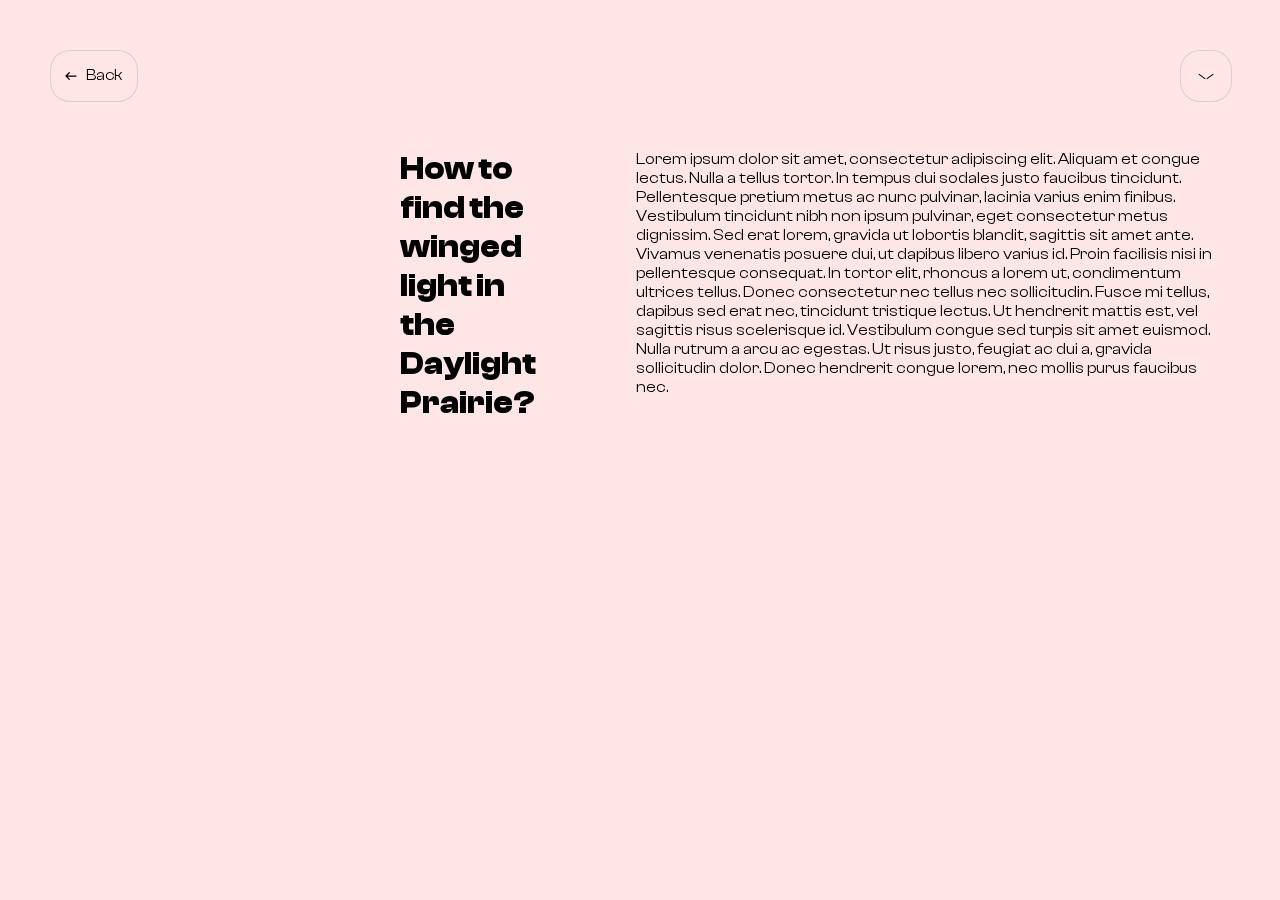
<file: docs/island.html>
<!DOCTYPE html><html lang="en" data-theme="light"><head><meta charset="UTF-8"><meta http-equiv="X-UA-Compatible" content="IE=edge"><meta name="viewport" content="width=device-width, initial-scale=1.0"><title>Абобная страница sky tools</title><link rel="stylesheet" href="assets/css/style.css?v=0.0.1"><link rel="stylesheet" href="css/locomative.css"><meta name="title" content="SCotL Tools | стартовая страница"><meta name="description" content="Много всяких интересных инструментов можно найти на этом сайте"><meta property="og:site_name" content="Портфолио"><meta property="og:type" content="website"><meta property="og:url" content="https://zippw.github.io/sky-tools/"><meta property="og:title" content="SCotL Tools | стартовая страница"><meta property="og:description" content="Много всяких интересных инструментов можно найти на этом сайте"><meta property="og:image" content="https://zippw.github.io/sky-tools/img/banner.jpg"><meta property="twitter:card" content="summary_large_image"><meta property="twitter:url" content="https://zippw.github.io/sky-tools/"><meta property="twitter:title" content="SCotL Tools | стартовая страница"><meta property="twitter:description" content="Много всяких интересных инструментов можно найти на этом сайте"><meta property="twitter:image" content="https://zippw.github.io/sky-tools/img/banner.jpg"></head><body data-barba="wrapper" data-theme="light" v-scrollbar><script>const env_path = "https://mainzippapi3000.herokuapp.com";</script><div class="side_menu"><div class="title">Menu<kbd>Q</kbd></div><div class="menu__scroll" v-scrollbar><div class="onoff"><div>Night mode</div><input id="theme_changer_checkbox" type="checkbox"><label class="hc" for="theme_changer_checkbox" data-magnetic data-cursor-stick data-cursor="-lg -backOut"><div class="left__line"></div><div class="circle"></div><div class="right__line"></div></label></div><div class="project__help"><div>Your ideas</div><form class="text_and_submit"><textarea class="hc" id="idea_textarea" v-scrollbar data-cursor-icon="pencil" data-cursor="-sm -hidden"></textarea><button class="hc" type="submit">Unavailable</button></form></div><div class="hint">Hotkeys menu<kbd data-keybind="KeyH">H</kbd></div></div></div><nav class="return"><a class="hc back__button" onclick="window.history.back()" data-magnetic data-cursor-stick data-cursor="-backOut -pointer_big"><svg width="24" height="24" viewBox="0 0 24 24" xmlns="http://www.w3.org/2000/svg"><path fill-rule="evenodd" clip-rule="evenodd" d="M5.46967 11.4697C5.17678 11.7626 5.17678 12.2374 5.46967 12.5303L9.46967 16.5303C9.76256 16.8232 10.2374 16.8232 10.5303 16.5303C10.8232 16.2374 10.8232 15.7626 10.5303 15.4697L7.81066 12.75L18 12.75C18.4142 12.75 18.75 12.4142 18.75 12C18.75 11.5858 18.4142 11.25 18 11.25L7.81066 11.25L10.5303 8.53033C10.8232 8.23744 10.8232 7.76256 10.5303 7.46967C10.2374 7.17678 9.76256 7.17678 9.46967 7.46967L5.46967 11.4697Z"/></svg><span class="no-select">Back</span></a></nav><nav class="navbar"><div class="menu__checkbox"><input class="menu" id="side_menu" type="checkbox"><label class="hc" for="side_menu" data-magnetic data-cursor-stick data-cursor="-backOut -pointer_big"></label></div></nav><nav class="sections"><div class="bar__container"><span class="track"></span><span class="thumb"></span></div><ul><li class="hc no-select here" id="anch_1" onclick="scrollToSection(this)" data-section="1" tabindex="-1" data-cursor-stick>Posts</li><li class="hc no-select" id="anch_2" onclick="scrollToSection(this)" data-section="2" tabindex="-1" data-cursor-stick>Winged Light</li></ul></nav><div class="scroller" data-scroll-container><div class="main__content wiki"><h1>How to find the winged light in the Daylight Prairie?</h1><div class="attrs"></div><p>Lorem ipsum dolor sit amet, consectetur adipiscing elit. Aliquam et congue lectus. Nulla a tellus tortor. In tempus dui sodales justo faucibus tincidunt. Pellentesque pretium metus ac nunc pulvinar, lacinia varius enim finibus. Vestibulum tincidunt nibh non ipsum pulvinar, eget consectetur metus dignissim. Sed erat lorem, gravida ut lobortis blandit, sagittis sit amet ante. Vivamus venenatis posuere dui, ut dapibus libero varius id. Proin facilisis nisi in pellentesque consequat. In tortor elit, rhoncus a lorem ut, condimentum ultrices tellus. Donec consectetur nec tellus nec sollicitudin. Fusce mi tellus, dapibus sed erat nec, tincidunt tristique lectus. Ut hendrerit mattis est, vel sagittis risus scelerisque id. Vestibulum congue sed turpis sit amet euismod. Nulla rutrum a arcu ac egestas. Ut risus justo, feugiat ac dui a, gravida sollicitudin dolor. Donec hendrerit congue lorem, nec mollis purus faucibus nec.</p></div></div><script src="assets/js/light.js?v=0.0.1" defer></script></body></html>
</file>
<file: docs/assets/css/style.css>
@charset "UTF-8";@font-face{font-family:Archivo-Regular;src:url(../../fonts/archivo/Archivo-Regular.woff2) format("woff2"),url(../../fonts/archivo/Archivo-Regular.woff) format("woff"),url(../../fonts/archivo/Archivo-Regular.ttf) format("truetype");font-weight:400;font-display:swap;font-style:normal}@font-face{font-family:ClashDisplay-Variable;src:url(../../fonts/clashdisplay/ClashDisplay-Variable.woff2) format("woff2"),url(../../fonts/clashdisplay/ClashDisplay-Variable.woff) format("woff"),url(../../fonts/clashdisplay/ClashDisplay-Variable.ttf) format("truetype");font-weight:200 700;font-display:swap;font-style:normal}@font-face{font-family:ClashDisplay-Extralight;src:url(../../fonts/clashdisplay/ClashDisplay-Extralight.woff2) format("woff2"),url(../../fonts/clashdisplay/ClashDisplay-Extralight.woff) format("woff"),url(../../fonts/clashdisplay/ClashDisplay-Extralight.ttf) format("truetype");font-weight:200;font-display:swap;font-style:normal}@font-face{font-family:ClashDisplay-Light;src:url(../../fonts/clashdisplay/ClashDisplay-Light.woff2) format("woff2"),url(../../fonts/clashdisplay/ClashDisplay-Light.woff) format("woff"),url(../../fonts/clashdisplay/ClashDisplay-Light.ttf) format("truetype");font-weight:300;font-display:swap;font-style:normal}@font-face{font-family:ClashDisplay-Regular;src:url(../../fonts/clashdisplay/ClashDisplay-Regular.woff2) format("woff2"),url(../../fonts/clashdisplay/ClashDisplay-Regular.woff) format("woff"),url(../../fonts/clashdisplay/ClashDisplay-Regular.ttf) format("truetype");font-weight:400;font-display:swap;font-style:normal}@font-face{font-family:ClashDisplay-Medium;src:url(../../fonts/clashdisplay/ClashDisplay-Medium.woff2) format("woff2"),url(../../fonts/clashdisplay/ClashDisplay-Medium.woff) format("woff"),url(../../fonts/clashdisplay/ClashDisplay-Medium.ttf) format("truetype");font-weight:500;font-display:swap;font-style:normal}@font-face{font-family:ClashDisplay-Semibold;src:url(../../fonts/clashdisplay/ClashDisplay-Semibold.woff2) format("woff2"),url(../../fonts/clashdisplay/ClashDisplay-Semibold.woff) format("woff"),url(../../fonts/clashdisplay/ClashDisplay-Semibold.ttf) format("truetype");font-weight:600;font-display:swap;font-style:normal}@font-face{font-family:ClashDisplay-Bold;src:url(../../fonts/clashdisplay/ClashDisplay-Bold.woff2) format("woff2"),url(../../fonts/clashdisplay/ClashDisplay-Bold.woff) format("woff"),url(../../fonts/clashdisplay/ClashDisplay-Bold.ttf) format("truetype");font-weight:700;font-display:swap;font-style:normal}html{--text:#000000;--text_secondary:#666666;--bg:#ffe6e6;--block:#ffd7d7;--bg2:#caeeff;--red:#f58484;--blue:#8383e4;--card_color:#ffb3b3;--transparentize_bg_05:rgba(255, 230, 230, 0.5);--transparentize_blue_08:rgba(131, 131, 228, 0.2);--transparentize_red_08:rgba(245, 132, 132, 0.2);--transparentize_text_secondary_08:rgba(102, 102, 102, 0.2);--transparentize_text_secondary_09:rgba(102, 102, 102, 0.1);--transparentize_text_05:rgba(0, 0, 0, 0.5)}html[data-theme=dark]{--text:#ffffff!important;--text_secondary:#adadad!important;--bg:#17171a!important;--block:#1e1e22;--red:#f58484;--blue:#8383e4;--card_color:#2f2f35;--bg2:#000116!important;--transparentize_bg_05:rgba(23, 23, 26, 0.5);--transparentize_blue_08:rgba(131, 131, 228, 0.2);--transparentize_red_08:rgba(245, 132, 132, 0.2);--transparentize_text_secondary_08:rgba(173, 173, 173, 0.2);--transparentize_text_secondary_09:rgba(102, 102, 102, 0.1);--transparentize_text_05:rgba(255, 255, 255, 0.5)}html{--g_padding:100px;--n_padding:50px;--pdg_multiplier:2;--text-readable:"Gill Sans","Gill Sans MT",Calibri,"Trebuchet MS",sans-serif}input[type=checkbox]{height:0;width:0;visibility:hidden;display:none}input[type=checkbox]:hover~label .circle{border-color:var(--text_secondary)}input[type=checkbox]:hover~label .right__line{margin-left:10px}input[type=checkbox]:checked~label .left__line{width:100%;margin-right:5px;opacity:1}input[type=checkbox]:checked~label .right__line{width:0%;opacity:0;margin-left:0}input[type=checkbox]:checked:hover~label .left__line{margin-right:10px}input[type=checkbox]~label{width:50px;height:20px;display:-webkit-box;display:-webkit-flex;display:-moz-box;display:-ms-flexbox;display:flex;-webkit-box-align:center;-webkit-align-items:center;-moz-box-align:center;-ms-flex-align:center;align-items:center}input[type=checkbox]~label .left__line{background:var(--text);height:2px;width:0%;opacity:0;-webkit-transition:.5s cubic-bezier(.83,0,.17,1);-o-transition:.5s cubic-bezier(.83,0,.17,1);-moz-transition:.5s cubic-bezier(.83,0,.17,1);transition:.5s cubic-bezier(.83,0,.17,1)}input[type=checkbox]~label .right__line{background:var(--text);height:2px;width:100%;margin-left:5px;-webkit-transition:.5s cubic-bezier(.83,0,.17,1);-o-transition:.5s cubic-bezier(.83,0,.17,1);-moz-transition:.5s cubic-bezier(.83,0,.17,1);transition:.5s cubic-bezier(.83,0,.17,1)}input[type=checkbox]~label .circle{width:10px;height:10px;border:1px solid var(--text);-webkit-border-radius:100%;-moz-border-radius:100%;border-radius:100%;-webkit-flex-shrink:0;-ms-flex-negative:0;flex-shrink:0;-webkit-transition:1s;-o-transition:1s;-moz-transition:1s;transition:1s}#canvas,canvas{position:absolute;top:0;left:0;max-width:100%;height:100%;z-index:-1}[v-scrollbar]::-webkit-scrollbar{width:4px;height:8px;background-color:transparent}[v-scrollbar]::-webkit-scrollbar-thumb{background:var(--text_secondary);-webkit-border-radius:5px 0 0 5px;border-radius:5px 0 0 5px;-webkit-transition:.3s;transition:.3s}[v-scrollbar]::-webkit-scrollbar-thumb:hover{background-color:var(--text_secondary)}[h-scrollbar]::-webkit-scrollbar{height:5px;background-color:transparent}[h-scrollbar]::-webkit-scrollbar-thumb{background:var(--text_secondary);-webkit-border-radius:5px;border-radius:5px;-webkit-transition:.3s;transition:.3s}[h-scrollbar]::-webkit-scrollbar-thumb:hover{background-color:var(--text_primary)}[no-scrollbar]::-webkit-scrollbar{display:none}.c-scrollbar_thumb{-webkit-border-radius:7px!important;-moz-border-radius:7px!important;border-radius:7px!important}.media_img{overflow:hidden;cursor:none}.media_img img{-webkit-transition:-webkit-transform .2s;transition:-webkit-transform .2s;-o-transition:-o-transform .2s;-moz-transition:transform .2s,-moz-transform .2s;transition:transform .2s;transition:transform .2s,-webkit-transform .2s,-moz-transform .2s,-o-transform .2s}.media_img:hover img{-webkit-transform:scale(1.1);-moz-transform:scale(1.1);-ms-transform:scale(1.1);-o-transform:scale(1.1);transform:scale(1.1)}nav.sections{display:-webkit-box;display:-webkit-flex;display:-moz-box;display:-ms-flexbox;display:flex;width:-webkit-fit-content;width:-moz-fit-content;width:fit-content;left:50px;top:50%;position:fixed;-webkit-border-radius:10px;-moz-border-radius:10px;border-radius:10px;z-index:10;opacity:0;-webkit-transform:translateY(-50%);-moz-transform:translateY(-50%);-ms-transform:translateY(-50%);-o-transform:translateY(-50%);transform:translateY(-50%);-webkit-transition:opacity .5s cubic-bezier(.32,0,.67,0);-o-transition:opacity .5s cubic-bezier(.32,0,.67,0);-moz-transition:opacity .5s cubic-bezier(.32,0,.67,0);transition:opacity .5s cubic-bezier(.32,0,.67,0)}nav.sections:hover{opacity:1!important;-webkit-transition:opacity .3s;-o-transition:opacity .3s;-moz-transition:opacity .3s;transition:opacity .3s}nav.sections.shown{opacity:1;-webkit-transition:opacity .3s;-o-transition:opacity .3s;-moz-transition:opacity .3s;transition:opacity .3s}nav.sections .bar__container{display:-webkit-box;display:-webkit-flex;display:-moz-box;display:-ms-flexbox;display:flex;-webkit-box-orient:vertical;-webkit-box-direction:normal;-webkit-flex-direction:column;-moz-box-orient:vertical;-moz-box-direction:normal;-ms-flex-direction:column;flex-direction:column;-webkit-box-align:center;-webkit-align-items:center;-moz-box-align:center;-ms-flex-align:center;align-items:center;padding:2px 0;-webkit-box-sizing:border-box;-moz-box-sizing:border-box;box-sizing:border-box}nav.sections .bar__container span.track{background:var(--text);opacity:.3;width:2px;height:0%}nav.sections .bar__container span.thumb{background:var(--text);width:8px;height:8px;-webkit-border-radius:8px;-moz-border-radius:8px;border-radius:8px;margin-top:2px;-webkit-flex-shrink:0;-ms-flex-negative:0;flex-shrink:0}nav.sections ul{padding:0 10px;-webkit-box-sizing:border-box;-moz-box-sizing:border-box;box-sizing:border-box;margin:0;list-style:none}nav.sections ul li{padding:0}nav.sections ul li:not(:nth-child(1)){margin-top:10px}nav.sections ul li.here{opacity:1;font-weight:700}nav.sections ul li{height:-webkit-fit-content;height:-moz-fit-content;height:fit-content;display:block;line-height:19px;color:var(--text);font-size:13px;font-weight:500;opacity:.4;-webkit-transition:opacity .3s,font-weight .3s;-o-transition:opacity .3s,font-weight .3s;-moz-transition:opacity .3s,font-weight .3s;transition:opacity .3s,font-weight .3s}nav.sections ul li:hover{opacity:1}nav.navbar{position:fixed;right:var(--n_padding);top:var(--n_padding);overflow:visible;-webkit-box-sizing:border-box;-moz-box-sizing:border-box;box-sizing:border-box;display:-webkit-box;display:-webkit-flex;display:-moz-box;display:-ms-flexbox;display:flex;-webkit-box-pack:justify;-webkit-justify-content:space-between;-moz-box-pack:justify;-ms-flex-pack:justify;justify-content:space-between;z-index:20}nav.navbar .menu__checkbox{height:50px;width:50px;position:relative}nav.navbar .menu__checkbox input[type=checkbox]{display:none;visibility:hidden;height:0;width:0}nav.navbar .menu__checkbox input[type=checkbox]~label{width:50px;height:50px;position:absolute;left:0;top:0;display:-webkit-box;display:-webkit-flex;display:-moz-box;display:-ms-flexbox;display:flex;-webkit-box-pack:center;-webkit-justify-content:center;-moz-box-pack:center;-ms-flex-pack:center;justify-content:center;-webkit-box-align:center;-webkit-align-items:center;-moz-box-align:center;-ms-flex-align:center;align-items:center;background-color:var(--transparentize_bg_05);-webkit-backdrop-filter:blur(15px);backdrop-filter:blur(15px);color:var(--text);-webkit-border-radius:20px;-moz-border-radius:20px;border-radius:20px;-webkit-transition:border-color .3s,background-color .3s;-o-transition:border-color .3s,background-color .3s;-moz-transition:border-color .3s,background-color .3s;transition:border-color .3s,background-color .3s}nav.navbar .menu__checkbox input[type=checkbox]~label:after{background:var(--text);width:8px;height:1px;position:relative;-webkit-transform:rotate(-35deg);-moz-transform:rotate(-35deg);-ms-transform:rotate(-35deg);-o-transform:rotate(-35deg);transform:rotate(-35deg);-webkit-transition:-webkit-transform .3s;transition:-webkit-transform .3s;-o-transition:-o-transform .3s;-moz-transition:transform .3s,-moz-transform .3s;transition:transform .3s;transition:transform .3s,-webkit-transform .3s,-moz-transform .3s,-o-transform .3s;content:""}nav.navbar .menu__checkbox input[type=checkbox]~label:before{background:var(--text);width:8px;height:1px;position:relative;-webkit-transform:rotate(35deg);-moz-transform:rotate(35deg);-ms-transform:rotate(35deg);-o-transform:rotate(35deg);transform:rotate(35deg);-webkit-transition:-webkit-transform .3s;transition:-webkit-transform .3s;-o-transition:-o-transform .3s;-moz-transition:transform .3s,-moz-transform .3s;transition:transform .3s;transition:transform .3s,-webkit-transform .3s,-moz-transform .3s,-o-transform .3s;content:""}nav.navbar .menu__checkbox input[type=checkbox]:checked~label{background-color:transparent!important;-webkit-backdrop-filter:none!important;backdrop-filter:none!important;border-color:transparent!important}nav.navbar .menu__checkbox input[type=checkbox]:checked~label:after{-webkit-transform:rotate(35deg);-moz-transform:rotate(35deg);-ms-transform:rotate(35deg);-o-transform:rotate(35deg);transform:rotate(35deg)}nav.navbar .menu__checkbox input[type=checkbox]:checked~label:before{-webkit-transform:rotate(-35deg);-moz-transform:rotate(-35deg);-ms-transform:rotate(-35deg);-o-transform:rotate(-35deg);transform:rotate(-35deg)}nav.return{left:var(--n_padding);top:var(--n_padding);position:fixed;z-index:20}nav.return .back__button{height:50px;background-color:var(--transparentize_bg_05);-webkit-backdrop-filter:blur(15px);backdrop-filter:blur(15px);color:var(--text);-webkit-border-radius:20px;-moz-border-radius:20px;border-radius:20px;display:-webkit-box;display:-webkit-flex;display:-moz-box;display:-ms-flexbox;display:flex;-webkit-box-align:center;-webkit-align-items:center;-moz-box-align:center;-ms-flex-align:center;align-items:center;padding:0 15px 0 10px;gap:5px;border:1px solid var(--transparentize_text_secondary_08);-webkit-transition:border-color .3s,background-color .3s;-o-transition:border-color .3s,background-color .3s;-moz-transition:border-color .3s,background-color .3s;transition:border-color .3s,background-color .3s}nav.return .back__button span{color:var(--text);font-size:15px}nav.return .back__button svg{width:20px;height:20px;fill:var(--text);-webkit-transition:-webkit-transform .3s cubic-bezier(.22,1,.36,1);transition:-webkit-transform .3s cubic-bezier(.22,1,.36,1);-o-transition:-o-transform .3s cubic-bezier(.22,1,.36,1);-moz-transition:transform .3s cubic-bezier(.22,1,.36,1),-moz-transform .3s cubic-bezier(.22,1,.36,1);transition:transform .3s cubic-bezier(.22,1,.36,1);transition:transform .3s cubic-bezier(.22,1,.36,1),-webkit-transform .3s cubic-bezier(.22,1,.36,1),-moz-transform .3s cubic-bezier(.22,1,.36,1),-o-transform .3s cubic-bezier(.22,1,.36,1)}nav.return .back__button:hover{background:var(--transparentize_text_secondary_08)}nav.return .back__button:hover svg{-webkit-transform:translateX(-2px);-moz-transform:translateX(-2px);-ms-transform:translateX(-2px);-o-transform:translateX(-2px);transform:translateX(-2px);-webkit-transition:-webkit-transform .3s cubic-bezier(.34,1.56,.64,1);transition:-webkit-transform .3s cubic-bezier(.34,1.56,.64,1);-o-transition:-o-transform .3s cubic-bezier(.34,1.56,.64,1);-moz-transition:transform .3s cubic-bezier(.34,1.56,.64,1),-moz-transform .3s cubic-bezier(.34,1.56,.64,1);transition:transform .3s cubic-bezier(.34,1.56,.64,1);transition:transform .3s cubic-bezier(.34,1.56,.64,1),-webkit-transform .3s cubic-bezier(.34,1.56,.64,1),-moz-transform .3s cubic-bezier(.34,1.56,.64,1),-o-transform .3s cubic-bezier(.34,1.56,.64,1)}nav.return .back__button:active{border-color:transparent}nav.return+nav.navbar .menu__checkbox input[type=checkbox]~label{border:1px solid var(--transparentize_text_secondary_08)}.side_menu{position:fixed;right:var(--n_padding);top:var(--n_padding);-webkit-backdrop-filter:blur(33px);backdrop-filter:blur(33px);background:var(--transparentize_bg_05);min-height:100px;width:300px;opacity:0;-webkit-transform:translateY(20px) scale(.97);-moz-transform:translateY(20px) scale(.97);-ms-transform:translateY(20px) scale(.97);-o-transform:translateY(20px) scale(.97);transform:translateY(20px) scale(.97);z-index:20;display:-webkit-box;display:-webkit-flex;display:-moz-box;display:-ms-flexbox;display:flex;-webkit-box-orient:vertical;-webkit-box-direction:normal;-webkit-flex-direction:column;-moz-box-orient:vertical;-moz-box-direction:normal;-ms-flex-direction:column;flex-direction:column;-webkit-border-radius:20px;-moz-border-radius:20px;border-radius:20px;border:1px solid var(--transparentize_text_secondary_08);pointer-events:none;-webkit-transition:.5s cubic-bezier(.33,1,.68,1);-o-transition:.5s cubic-bezier(.33,1,.68,1);-moz-transition:.5s cubic-bezier(.33,1,.68,1);transition:.5s cubic-bezier(.33,1,.68,1)}.side_menu .title{width:-webkit-calc(100% - 50px);width:-moz-calc(100% - 50px);width:calc(100% - 50px);height:50px;text-align:left;display:-webkit-box;display:-webkit-flex;display:-moz-box;display:-ms-flexbox;display:flex;-webkit-box-align:center;-webkit-align-items:center;-moz-box-align:center;-ms-flex-align:center;align-items:center;padding:20px;-webkit-box-sizing:border-box;-moz-box-sizing:border-box;box-sizing:border-box;font-weight:500}.side_menu .title kbd{margin:0 5px}.side_menu .title kbd:nth-child(1){margin-left:10px}.side_menu .hint{font-size:10px;color:var(--text_secondary);display:-webkit-box;display:-webkit-flex;display:-moz-box;display:-ms-flexbox;display:flex;-webkit-box-pack:justify;-webkit-justify-content:space-between;-moz-box-pack:justify;-ms-flex-pack:justify;justify-content:space-between;margin-top:10px}.side_menu .onoff{display:-webkit-box;display:-webkit-flex;display:-moz-box;display:-ms-flexbox;display:flex;gap:15px;-webkit-box-pack:justify;-webkit-justify-content:space-between;-moz-box-pack:justify;-ms-flex-pack:justify;justify-content:space-between;-webkit-box-align:center;-webkit-align-items:center;-moz-box-align:center;-ms-flex-align:center;align-items:center}.side_menu .onoff div{font-size:15px;color:var(--text_secondary);-webkit-transition:.5s cubic-bezier(.33,1,.68,1);-o-transition:.5s cubic-bezier(.33,1,.68,1);-moz-transition:.5s cubic-bezier(.33,1,.68,1);transition:.5s cubic-bezier(.33,1,.68,1)}.side_menu.shown{opacity:1;-webkit-transform:translateY(0) scale(1);-moz-transform:translateY(0) scale(1);-ms-transform:translateY(0) scale(1);-o-transform:translateY(0) scale(1);transform:translateY(0) scale(1);pointer-events:all}.side_menu .project__help div{font-size:15px;color:var(--text_secondary)}.side_menu .project__help div img{width:20px;height:20px;vertical-align:middle;margin-right:5px;-webkit-transform:rotate(-20deg);-moz-transform:rotate(-20deg);-ms-transform:rotate(-20deg);-o-transform:rotate(-20deg);transform:rotate(-20deg)}.side_menu .project__help .text_and_submit{display:-webkit-box;display:-webkit-flex;display:-moz-box;display:-ms-flexbox;display:flex;-webkit-box-orient:vertical;-webkit-box-direction:normal;-webkit-flex-direction:column;-moz-box-orient:vertical;-moz-box-direction:normal;-ms-flex-direction:column;flex-direction:column;background:red;margin-top:10px;height:100px;-webkit-box-align:end;-webkit-align-items:flex-end;-moz-box-align:end;-ms-flex-align:end;align-items:flex-end;border:1px solid var(--transparentize_text_secondary_08);background:var(--transparentize_bg_05);-webkit-border-radius:5px;-moz-border-radius:5px;border-radius:5px;-webkit-transition:.5s cubic-bezier(.83,0,.17,1);-o-transition:.5s cubic-bezier(.83,0,.17,1);-moz-transition:.5s cubic-bezier(.83,0,.17,1);transition:.5s cubic-bezier(.83,0,.17,1)}.side_menu .project__help .text_and_submit.focused{height:150px!important}.side_menu .project__help .text_and_submit.focused textarea{border-color:var(--text)}.side_menu .project__help .text_and_submit.focused button{pointer-events:all;opacity:1;-webkit-transform:scaleY(1);-moz-transform:scaleY(1);-ms-transform:scaleY(1);-o-transform:scaleY(1);transform:scaleY(1);-webkit-transition:opacity .5s cubic-bezier(.83,0,.17,1),color .3s,background-color .3s,-webkit-transform .5s cubic-bezier(.83,0,.17,1);transition:opacity .5s cubic-bezier(.83,0,.17,1),color .3s,background-color .3s,-webkit-transform .5s cubic-bezier(.83,0,.17,1);-o-transition:opacity .5s cubic-bezier(.83,0,.17,1),color .3s,background-color .3s,-o-transform .5s cubic-bezier(.83,0,.17,1);-moz-transition:opacity .5s cubic-bezier(.83,0,.17,1),transform .5s cubic-bezier(.83,0,.17,1),color .3s,background-color .3s,-moz-transform .5s cubic-bezier(.83,0,.17,1);transition:opacity .5s cubic-bezier(.83,0,.17,1),transform .5s cubic-bezier(.83,0,.17,1),color .3s,background-color .3s;transition:opacity .5s cubic-bezier(.83,0,.17,1),transform .5s cubic-bezier(.83,0,.17,1),color .3s,background-color .3s,-webkit-transform .5s cubic-bezier(.83,0,.17,1),-moz-transform .5s cubic-bezier(.83,0,.17,1),-o-transform .5s cubic-bezier(.83,0,.17,1)}.side_menu .project__help .text_and_submit textarea{border:none;background:0 0;width:100%;min-height:100px;max-height:100px;resize:none;outline:0;padding:10px;-webkit-box-sizing:border-box;-moz-box-sizing:border-box;box-sizing:border-box;color:var(--text)}.side_menu .project__help .text_and_submit button{width:-webkit-fit-content;width:-moz-fit-content;width:fit-content;opacity:0;pointer-events:none;min-height:30px;max-height:30px;padding:5px 10px;-webkit-border-radius:inherit;-moz-border-radius:inherit;border-radius:inherit;background:var(--text);color:var(--bg);border:none;outline:0;margin:10px;-webkit-transform:scaleY(.8);-moz-transform:scaleY(.8);-ms-transform:scaleY(.8);-o-transform:scaleY(.8);transform:scaleY(.8);-webkit-transition:opacity .3s cubic-bezier(0,.55,.45,1),-webkit-transform .3s cubic-bezier(0,.55,.45,1);transition:opacity .3s cubic-bezier(0,.55,.45,1),-webkit-transform .3s cubic-bezier(0,.55,.45,1);-o-transition:opacity .3s cubic-bezier(0,.55,.45,1),-o-transform .3s cubic-bezier(0,.55,.45,1);-moz-transition:opacity .3s cubic-bezier(0,.55,.45,1),transform .3s cubic-bezier(0,.55,.45,1),-moz-transform .3s cubic-bezier(0,.55,.45,1);transition:opacity .3s cubic-bezier(0,.55,.45,1),transform .3s cubic-bezier(0,.55,.45,1);transition:opacity .3s cubic-bezier(0,.55,.45,1),transform .3s cubic-bezier(0,.55,.45,1),-webkit-transform .3s cubic-bezier(0,.55,.45,1),-moz-transform .3s cubic-bezier(0,.55,.45,1),-o-transform .3s cubic-bezier(0,.55,.45,1)}.side_menu .project__help .text_and_submit button:hover{background:var(--transparentize_text_secondary_08);color:var(--text)}.side_menu .menu__scroll{width:100%;-webkit-box-sizing:border-box;-moz-box-sizing:border-box;box-sizing:border-box;padding:20px;overflow-y:auto;max-height:500px;display:-webkit-box;display:-webkit-flex;display:-moz-box;display:-ms-flexbox;display:flex;-webkit-box-orient:vertical;-webkit-box-direction:normal;-webkit-flex-direction:column;-moz-box-orient:vertical;-moz-box-direction:normal;-ms-flex-direction:column;flex-direction:column;gap:10px}@font-face{font-family:swiper-icons;src:url("data:application/font-woff;charset=utf-8;base64, [base64]//wADZ2x5ZgAAAywAAADMAAAD2MHtryVoZWFkAAABbAAAADAAAAA2E2+eoWhoZWEAAAGcAAAAHwAAACQC9gDzaG10eAAAAigAAAAZAAAArgJkABFsb2NhAAAC0AAAAFoAAABaFQAUGG1heHAAAAG8AAAAHwAAACAAcABAbmFtZQAAA/gAAAE5AAACXvFdBwlwb3N0AAAFNAAAAGIAAACE5s74hXjaY2BkYGAAYpf5Hu/j+W2+MnAzMYDAzaX6QjD6/4//Bxj5GA8AuRwMYGkAPywL13jaY2BkYGA88P8Agx4j+/8fQDYfA1AEBWgDAIB2BOoAeNpjYGRgYNBh4GdgYgABEMnIABJzYNADCQAACWgAsQB42mNgYfzCOIGBlYGB0YcxjYGBwR1Kf2WQZGhhYGBiYGVmgAFGBiQQkOaawtDAoMBQxXjg/wEGPcYDDA4wNUA2CCgwsAAAO4EL6gAAeNpj2M0gyAACqxgGNWBkZ2D4/wMA+xkDdgAAAHjaY2BgYGaAYBkGRgYQiAHyGMF8FgYHIM3DwMHABGQrMOgyWDLEM1T9/w8UBfEMgLzE////P/5//f/V/xv+r4eaAAeMbAxwIUYmIMHEgKYAYjUcsDAwsLKxc3BycfPw8jEQA/[base64]/uznmfPFBNODM2K7MTQ45YEAZqGP81AmGGcF3iPqOop0r1SPTaTbVkfUe4HXj97wYE+yNwWYxwWu4v1ugWHgo3S1XdZEVqWM7ET0cfnLGxWfkgR42o2PvWrDMBSFj/IHLaF0zKjRgdiVMwScNRAoWUoH78Y2icB/yIY09An6AH2Bdu/UB+yxopYshQiEvnvu0dURgDt8QeC8PDw7Fpji3fEA4z/PEJ6YOB5hKh4dj3EvXhxPqH/SKUY3rJ7srZ4FZnh1PMAtPhwP6fl2PMJMPDgeQ4rY8YT6Gzao0eAEA409DuggmTnFnOcSCiEiLMgxCiTI6Cq5DZUd3Qmp10vO0LaLTd2cjN4fOumlc7lUYbSQcZFkutRG7g6JKZKy0RmdLY680CDnEJ+UMkpFFe1RN7nxdVpXrC4aTtnaurOnYercZg2YVmLN/d/gczfEimrE/fs/bOuq29Zmn8tloORaXgZgGa78yO9/cnXm2BpaGvq25Dv9S4E9+5SIc9PqupJKhYFSSl47+Qcr1mYNAAAAeNptw0cKwkAAAMDZJA8Q7OUJvkLsPfZ6zFVERPy8qHh2YER+3i/BP83vIBLLySsoKimrqKqpa2hp6+jq6RsYGhmbmJqZSy0sraxtbO3sHRydnEMU4uR6yx7JJXveP7WrDycAAAAAAAH//wACeNpjYGRgYOABYhkgZgJCZgZNBkYGLQZtIJsFLMYAAAw3ALgAeNolizEKgDAQBCchRbC2sFER0YD6qVQiBCv/H9ezGI6Z5XBAw8CBK/m5iQQVauVbXLnOrMZv2oLdKFa8Pjuru2hJzGabmOSLzNMzvutpB3N42mNgZGBg4GKQYzBhYMxJLMlj4GBgAYow/P/PAJJhLM6sSoWKfWCAAwDAjgbRAAB42mNgYGBkAIIbCZo5IPrmUn0hGA0AO8EFTQAA") format("woff");font-weight:400;font-style:normal}:root{--swiper-theme-color:#000000}.swiper{margin-left:auto;margin-right:auto;position:relative;overflow:hidden;list-style:none;padding:0;z-index:1}.swiper-vertical>.swiper-wrapper{-webkit-box-orient:vertical;-webkit-box-direction:normal;-webkit-flex-direction:column;-moz-box-orient:vertical;-moz-box-direction:normal;-ms-flex-direction:column;flex-direction:column}.swiper-wrapper{position:relative;width:100%;height:100%;z-index:1;display:-webkit-box;display:-webkit-flex;display:-moz-box;display:-ms-flexbox;display:flex;-webkit-transition-property:-webkit-transform;transition-property:-webkit-transform;-o-transition-property:-o-transform;-moz-transition-property:transform,-moz-transform;transition-property:transform;transition-property:transform,-webkit-transform,-moz-transform,-o-transform;-webkit-box-sizing:content-box;-moz-box-sizing:content-box;box-sizing:content-box}.swiper-android .swiper-slide,.swiper-wrapper{-webkit-transform:translate3d(0,0,0);-moz-transform:translate3d(0,0,0);transform:translate3d(0,0,0)}.swiper-pointer-events{-ms-touch-action:pan-y;touch-action:pan-y}.swiper-pointer-events.swiper-vertical{-ms-touch-action:pan-x;touch-action:pan-x}.swiper-slide{-webkit-flex-shrink:0;-ms-flex-negative:0;flex-shrink:0;width:100%;height:100%;position:relative;-webkit-transition-property:-webkit-transform;transition-property:-webkit-transform;-o-transition-property:-o-transform;-moz-transition-property:transform,-moz-transform;transition-property:transform;transition-property:transform,-webkit-transform,-moz-transform,-o-transform}.swiper-slide-invisible-blank{visibility:hidden}.swiper-autoheight,.swiper-autoheight .swiper-slide{height:auto}.swiper-autoheight .swiper-wrapper{-webkit-box-align:start;-webkit-align-items:flex-start;-moz-box-align:start;-ms-flex-align:start;align-items:flex-start;-webkit-transition-property:height,-webkit-transform;transition-property:height,-webkit-transform;-o-transition-property:height,-o-transform;-moz-transition-property:transform,height,-moz-transform;transition-property:transform,height;transition-property:transform,height,-webkit-transform,-moz-transform,-o-transform}.swiper-backface-hidden .swiper-slide{-webkit-transform:translateZ(0);-moz-transform:translateZ(0);transform:translateZ(0);-webkit-backface-visibility:hidden;-moz-backface-visibility:hidden;backface-visibility:hidden}.swiper-3d,.swiper-3d.swiper-css-mode .swiper-wrapper{-webkit-perspective:1200px;-moz-perspective:1200px;perspective:1200px}.swiper-3d .swiper-cube-shadow,.swiper-3d .swiper-slide,.swiper-3d .swiper-slide-shadow,.swiper-3d .swiper-slide-shadow-bottom,.swiper-3d .swiper-slide-shadow-left,.swiper-3d .swiper-slide-shadow-right,.swiper-3d .swiper-slide-shadow-top,.swiper-3d .swiper-wrapper{-webkit-transform-style:preserve-3d;-moz-transform-style:preserve-3d;transform-style:preserve-3d}.swiper-3d .swiper-slide-shadow,.swiper-3d .swiper-slide-shadow-bottom,.swiper-3d .swiper-slide-shadow-left,.swiper-3d .swiper-slide-shadow-right,.swiper-3d .swiper-slide-shadow-top{position:absolute;left:0;top:0;width:100%;height:100%;pointer-events:none;z-index:10}.swiper-3d .swiper-slide-shadow{background:rgba(0,0,0,.15)}.swiper-3d .swiper-slide-shadow-left{background-image:-webkit-gradient(linear,right top,left top,from(rgba(0,0,0,.5)),to(rgba(0,0,0,0)));background-image:-webkit-linear-gradient(right,rgba(0,0,0,.5),rgba(0,0,0,0));background-image:-moz-linear-gradient(right,rgba(0,0,0,.5),rgba(0,0,0,0));background-image:-o-linear-gradient(right,rgba(0,0,0,.5),rgba(0,0,0,0));background-image:linear-gradient(to left,rgba(0,0,0,.5),rgba(0,0,0,0))}.swiper-3d .swiper-slide-shadow-right{background-image:-webkit-gradient(linear,left top,right top,from(rgba(0,0,0,.5)),to(rgba(0,0,0,0)));background-image:-webkit-linear-gradient(left,rgba(0,0,0,.5),rgba(0,0,0,0));background-image:-moz-linear-gradient(left,rgba(0,0,0,.5),rgba(0,0,0,0));background-image:-o-linear-gradient(left,rgba(0,0,0,.5),rgba(0,0,0,0));background-image:linear-gradient(to right,rgba(0,0,0,.5),rgba(0,0,0,0))}.swiper-3d .swiper-slide-shadow-top{background-image:-webkit-gradient(linear,left bottom,left top,from(rgba(0,0,0,.5)),to(rgba(0,0,0,0)));background-image:-webkit-linear-gradient(bottom,rgba(0,0,0,.5),rgba(0,0,0,0));background-image:-moz-linear-gradient(bottom,rgba(0,0,0,.5),rgba(0,0,0,0));background-image:-o-linear-gradient(bottom,rgba(0,0,0,.5),rgba(0,0,0,0));background-image:linear-gradient(to top,rgba(0,0,0,.5),rgba(0,0,0,0))}.swiper-3d .swiper-slide-shadow-bottom{background-image:-webkit-gradient(linear,left top,left bottom,from(rgba(0,0,0,.5)),to(rgba(0,0,0,0)));background-image:-webkit-linear-gradient(top,rgba(0,0,0,.5),rgba(0,0,0,0));background-image:-moz-linear-gradient(top,rgba(0,0,0,.5),rgba(0,0,0,0));background-image:-o-linear-gradient(top,rgba(0,0,0,.5),rgba(0,0,0,0));background-image:linear-gradient(to bottom,rgba(0,0,0,.5),rgba(0,0,0,0))}.swiper-css-mode>.swiper-wrapper{overflow:auto;scrollbar-width:none;-ms-overflow-style:none}.swiper-css-mode>.swiper-wrapper::-webkit-scrollbar{display:none}.swiper-css-mode>.swiper-wrapper>.swiper-slide{scroll-snap-align:start start}.swiper-horizontal.swiper-css-mode>.swiper-wrapper{-webkit-scroll-snap-type:x mandatory;-ms-scroll-snap-type:x mandatory;scroll-snap-type:x mandatory}.swiper-vertical.swiper-css-mode>.swiper-wrapper{-webkit-scroll-snap-type:y mandatory;-ms-scroll-snap-type:y mandatory;scroll-snap-type:y mandatory}.swiper-centered>.swiper-wrapper::before{content:"";-webkit-flex-shrink:0;-ms-flex-negative:0;flex-shrink:0;-webkit-box-ordinal-group:10000;-webkit-order:9999;-moz-box-ordinal-group:10000;-ms-flex-order:9999;order:9999}.swiper-centered.swiper-horizontal>.swiper-wrapper>.swiper-slide:first-child{-webkit-margin-start:var(--swiper-centered-offset-before);-moz-margin-start:var(--swiper-centered-offset-before);margin-inline-start:var(--swiper-centered-offset-before)}.swiper-centered.swiper-horizontal>.swiper-wrapper::before{height:100%;width:var(--swiper-centered-offset-after)}.swiper-centered.swiper-vertical>.swiper-wrapper>.swiper-slide:first-child{-webkit-margin-before:var(--swiper-centered-offset-before);margin-block-start:var(--swiper-centered-offset-before)}.swiper-centered.swiper-vertical>.swiper-wrapper::before{width:100%;height:var(--swiper-centered-offset-after)}.swiper-centered>.swiper-wrapper>.swiper-slide{scroll-snap-align:center center}.sky-cursor{position:fixed;top:0;left:0;z-index:250;direction:ltr;contain:layout style size;pointer-events:none;-webkit-transition:opacity .3s,color .4s;-o-transition:opacity .3s,color .4s;-moz-transition:opacity .3s,color .4s;transition:opacity .3s,color .4s}.sky-cursor:before{content:"";position:absolute;top:-24px;left:-24px;display:block;width:48px;height:48px;-webkit-transform:scale(.3);-moz-transform:scale(.3);-ms-transform:scale(.3);-o-transform:scale(.3);transform:scale(.3);border:2px solid currentColor;-webkit-border-radius:50%;-moz-border-radius:50%;border-radius:50%;-webkit-transition:opacity .1s,-webkit-transform .25s ease-in-out;transition:opacity .1s,-webkit-transform .25s ease-in-out;-o-transition:opacity .1s,-o-transform .25s ease-in-out;-moz-transition:transform .25s ease-in-out,opacity .1s,-moz-transform .25s ease-in-out;transition:transform .25s ease-in-out,opacity .1s;transition:transform .25s ease-in-out,opacity .1s,-webkit-transform .25s ease-in-out,-moz-transform .25s ease-in-out,-o-transform .25s ease-in-out}.sky-cursor.-backOut:before{-webkit-transition:.3s cubic-bezier(.34,1.56,.64,1);-o-transition:.3s cubic-bezier(.34,1.56,.64,1);-moz-transition:.3s cubic-bezier(.34,1.56,.64,1);transition:.3s cubic-bezier(.34,1.56,.64,1)}.sky-cursor.-lg:before{-webkit-transform:scale(1.4);-moz-transform:scale(1.4);-ms-transform:scale(1.4);-o-transform:scale(1.4);transform:scale(1.4)}.sky-cursor.-lg.-active:before{-webkit-transform:scale(1.6);-moz-transform:scale(1.6);-ms-transform:scale(1.6);-o-transform:scale(1.6);transform:scale(1.6);-webkit-transition-duration:.2s;-moz-transition-duration:.2s;-o-transition-duration:.2s;transition-duration:.2s}.sky-cursor.-pointer_big::before{-webkit-transform:scale(.5);-moz-transform:scale(.5);-ms-transform:scale(.5);-o-transform:scale(.5);transform:scale(.5)}.sky-cursor.-pointer_big.-active:before{-webkit-transform:scale(.4);-moz-transform:scale(.4);-ms-transform:scale(.4);-o-transform:scale(.4);transform:scale(.4);-webkit-transition-duration:.2s;-moz-transition-duration:.2s;-o-transition-duration:.2s;transition-duration:.2s}@supports (mix-blend-mode:exclusion){.sky-cursor.-exclusion{mix-blend-mode:exclusion}.sky-cursor.-exclusion:before{background:var(--bg);border:none}}.sky-cursor.-pointer:before{-webkit-transform:scale(.15);-moz-transform:scale(.15);-ms-transform:scale(.15);-o-transform:scale(.15);transform:scale(.15)}.sky-cursor.-text:before{opacity:.85;-webkit-transform:scale(1.7);-moz-transform:scale(1.7);-ms-transform:scale(1.7);-o-transform:scale(1.7);transform:scale(1.7);background:var(--text)}.sky-cursor.-text.-active:before{-webkit-transform:scale(1.6);-moz-transform:scale(1.6);-ms-transform:scale(1.6);-o-transform:scale(1.6);transform:scale(1.6);-webkit-transition-duration:.2s;-moz-transition-duration:.2s;-o-transition-duration:.2s;transition-duration:.2s}.sky-cursor.-hidden:before{-webkit-transform:scale(0);-moz-transform:scale(0);-ms-transform:scale(0);-o-transform:scale(0);transform:scale(0)}.sky-cursor.-hidden.-active:before{-webkit-transform:scale(0)!important;-moz-transform:scale(0)!important;-ms-transform:scale(0)!important;-o-transform:scale(0)!important;transform:scale(0)!important}.sky-cursor-text{position:absolute;top:-18px;left:-18px;width:36px;height:36px;display:-webkit-box;display:-webkit-flex;display:-moz-box;display:-ms-flexbox;display:flex;-webkit-box-align:center;-webkit-align-items:center;-moz-box-align:center;-ms-flex-align:center;align-items:center;-webkit-box-pack:center;-webkit-justify-content:center;-moz-box-pack:center;-ms-flex-pack:center;justify-content:center;-webkit-transform:scale(0) rotate(10deg);-moz-transform:scale(0) rotate(10deg);-ms-transform:scale(0) rotate(10deg);-o-transform:scale(0) rotate(10deg);transform:scale(0) rotate(10deg);opacity:0;color:var(--bg);font-size:20px;line-height:20px;text-align:center;-webkit-transition:opacity .4s,-webkit-transform .3s;transition:opacity .4s,-webkit-transform .3s;-o-transition:opacity .4s,-o-transform .3s;-moz-transition:opacity .4s,transform .3s,-moz-transform .3s;transition:opacity .4s,transform .3s;transition:opacity .4s,transform .3s,-webkit-transform .3s,-moz-transform .3s,-o-transform .3s}.sky-cursor.-icon .sky-cursor-text,.sky-cursor.-text .sky-cursor-text{opacity:1;-webkit-transform:scale(.5);-moz-transform:scale(.5);-ms-transform:scale(.5);-o-transform:scale(.5);transform:scale(.5)}.sky-cursor.-icon.-bigIcon .sky-cursor-text,.sky-cursor.-text.-bigIcon .sky-cursor-text{-webkit-transform:scale(1)!important;-moz-transform:scale(1)!important;-ms-transform:scale(1)!important;-o-transform:scale(1)!important;transform:scale(1)!important}@supports (mix-blend-mode:exclusion){.sky-cursor.-exMedia .sky-cursor-media{mix-blend-mode:exclusion}}.sky-cursor-media{position:absolute;width:24px;height:24px;margin:-12px 0 0 -12px}.sky-cursor-media img,.sky-cursor-media video{position:absolute;top:50%;left:50%;-webkit-transform:translate(-50%,-50%);-moz-transform:translate(-50%,-50%);-ms-transform:translate(-50%,-50%);-o-transform:translate(-50%,-50%);transform:translate(-50%,-50%);-webkit-border-radius:50%;-moz-border-radius:50%;border-radius:50%;fill:var(--text)}@supports ((-o-object-fit:cover) or (object-fit:cover)){.sky-cursor-media img,.sky-cursor-media video{position:static;width:100%;height:100%;-o-object-fit:cover;object-fit:cover;-webkit-transform:translateZ(0);-moz-transform:translateZ(0);transform:translateZ(0)}}.sky-cursor-media-box{position:relative;width:100%;height:100%;overflow:hidden;-webkit-transform:scale(0) translateZ(0) rotate(45deg);-moz-transform:scale(0) translateZ(0) rotate(45deg);transform:scale(0) translateZ(0) rotate(45deg);padding:1px;opacity:0;-webkit-border-radius:50%;-moz-border-radius:50%;border-radius:50%;-webkit-transition:opacity .2s .2s,-webkit-transform .35s cubic-bezier(.34,1.56,.64,1);transition:opacity .2s .2s,-webkit-transform .35s cubic-bezier(.34,1.56,.64,1);-o-transition:opacity .2s .2s,-o-transform .35s cubic-bezier(.34,1.56,.64,1);-moz-transition:transform .35s cubic-bezier(.34,1.56,.64,1),opacity .2s .2s,-moz-transform .35s cubic-bezier(.34,1.56,.64,1);transition:transform .35s cubic-bezier(.34,1.56,.64,1),opacity .2s .2s;transition:transform .35s cubic-bezier(.34,1.56,.64,1),opacity .2s .2s,-webkit-transform .35s cubic-bezier(.34,1.56,.64,1),-moz-transform .35s cubic-bezier(.34,1.56,.64,1),-o-transform .35s cubic-bezier(.34,1.56,.64,1)}.sky-cursor.-media .sky-cursor-media-box{opacity:1;-webkit-transform:scale(.7) rotate(0);-moz-transform:scale(.7) rotate(0);-ms-transform:scale(.7) rotate(0);-o-transform:scale(.7) rotate(0);transform:scale(.7) rotate(0);-webkit-transition-duration:.4s,.4s;-moz-transition-duration:.4s,.4s;-o-transition-duration:.4s,.4s;transition-duration:.4s,.4s;-webkit-transition-delay:0s,0s;-moz-transition-delay:0s,0s;-o-transition-delay:0s,0s;transition-delay:0s,0s}.media-viewer{position:fixed;display:block;top:0;left:0;right:0;bottom:0;background:#000000d0;opacity:0;z-index:9999999;-webkit-transition:opacity .2s;-o-transition:opacity .2s;-moz-transition:opacity .2s;transition:opacity .2s}.media-viewer.showing{opacity:1!important}.media-viewer.showing .media-viewer_content img{-webkit-transform:scale(1)!important;-moz-transform:scale(1)!important;-ms-transform:scale(1)!important;-o-transform:scale(1)!important;transform:scale(1)!important}.media-viewer .top_nav{display:-webkit-box;display:-webkit-flex;display:-moz-box;display:-ms-flexbox;display:flex;-webkit-flex-shrink:0;-ms-flex-negative:0;flex-shrink:0;height:50px;gap:10px;padding:20px;-webkit-box-pack:center;-webkit-justify-content:center;-moz-box-pack:center;-ms-flex-pack:center;justify-content:center;-webkit-box-align:center;-webkit-align-items:center;-moz-box-align:center;-ms-flex-align:center;align-items:center}.media-viewer .top_nav a,.media-viewer .top_nav button{color:var(--transparentize_text_05);padding:0;border:none;outline:0;display:-webkit-box;display:-webkit-flex;display:-moz-box;display:-ms-flexbox;display:flex;-webkit-box-align:center;-webkit-align-items:center;-moz-box-align:center;-ms-flex-align:center;align-items:center;-webkit-box-pack:center;-webkit-justify-content:center;-moz-box-pack:center;-ms-flex-pack:center;justify-content:center;width:50px;height:50px;background:0 0;cursor:pointer;-webkit-border-radius:20px;-moz-border-radius:20px;border-radius:20px;-webkit-transition:color .5s,background-color .3s;-o-transition:color .5s,background-color .3s;-moz-transition:color .5s,background-color .3s;transition:color .5s,background-color .3s}.media-viewer .top_nav a svg,.media-viewer .top_nav button svg{pointer-events:none;width:30px;height:30px}.media-viewer .top_nav a:hover,.media-viewer .top_nav button:hover{background:var(--transparentize_text_secondary_09);color:var(--text)}.media-viewer_content{position:absolute;top:0;bottom:0;width:100%;height:100%;padding:var(--n_padding);-webkit-box-sizing:border-box;-moz-box-sizing:border-box;box-sizing:border-box;display:-webkit-box;display:-webkit-flex;display:-moz-box;display:-ms-flexbox;display:flex;-webkit-box-pack:center;-webkit-justify-content:center;-moz-box-pack:center;-ms-flex-pack:center;justify-content:center;-webkit-box-align:center;-webkit-align-items:center;-moz-box-align:center;-ms-flex-align:center;align-items:center;pointer-events:none}.media-viewer_content img{max-height:100%;max-width:100%;-webkit-transform:scale(0);-moz-transform:scale(0);-ms-transform:scale(0);-o-transform:scale(0);transform:scale(0);-webkit-transition:-webkit-transform .5s cubic-bezier(.85,0,.15,1);transition:-webkit-transform .5s cubic-bezier(.85,0,.15,1);-o-transition:-o-transform .5s cubic-bezier(.85,0,.15,1);-moz-transition:transform .5s cubic-bezier(.85,0,.15,1),-moz-transform .5s cubic-bezier(.85,0,.15,1);transition:transform .5s cubic-bezier(.85,0,.15,1);transition:transform .5s cubic-bezier(.85,0,.15,1),-webkit-transform .5s cubic-bezier(.85,0,.15,1),-moz-transform .5s cubic-bezier(.85,0,.15,1),-o-transform .5s cubic-bezier(.85,0,.15,1)}body{margin:0;width:100%;height:100vh;overflow:hidden;background:var(--bg);color:var(--text);font-family:ClashDisplay-Variable,Archivo-Regular,"Lucida Sans","Lucida Sans Regular","Lucida Grande","Lucida Sans Unicode",Geneva,Verdana,sans-serif;text-rendering:optimizeLegibility;position:relative;z-index:1;-webkit-transition:background-color 1s;-o-transition:background-color 1s;-moz-transition:background-color 1s;transition:background-color 1s}body .hc{cursor:none!important}.scroller{display:-webkit-box;display:-webkit-flex;display:-moz-box;display:-ms-flexbox;display:flex;-webkit-box-orient:vertical;-webkit-box-direction:normal;-webkit-flex-direction:column;-moz-box-orient:vertical;-moz-box-direction:normal;-ms-flex-direction:column;flex-direction:column;position:relative;z-index:3}.c-scrollbar{z-index:3}a{text-decoration:none}h1,h2,h3,h4,h5,h6{margin:0}p{margin:0}kbd{margin:0 3px;padding:2px 10px;-webkit-flex-shrink:0;-ms-flex-negative:0;flex-shrink:0;background:var(--text);-webkit-border-radius:5px;-moz-border-radius:5px;border-radius:5px;-webkit-box-shadow:0 3px 0 0 var(--text_secondary);-moz-box-shadow:0 3px 0 0 var(--text_secondary);box-shadow:0 3px 0 0 var(--text_secondary);color:var(--bg);width:-webkit-fit-content;width:-moz-fit-content;width:fit-content;text-align:center}kbd.press{-webkit-box-shadow:0 1px 0 0 var(--text_secondary);-moz-box-shadow:0 1px 0 0 var(--text_secondary);box-shadow:0 1px 0 0 var(--text_secondary);margin-top:2px}.no-select{-webkit-tap-highlight-color:transparent;-webkit-touch-callout:none;-webkit-user-select:none;-moz-user-select:none;-ms-user-select:none;user-select:none}::-moz-selection{background-color:var(--red);color:var(--bg0)}::selection{background-color:var(--red);color:var(--bg0)}.main__content{height:100%}.main__content section{height:100vh;width:100%;-webkit-box-sizing:border-box;-moz-box-sizing:border-box;box-sizing:border-box}.main__content section.info .home{position:relative;display:-webkit-box;display:-webkit-flex;display:-moz-box;display:-ms-flexbox;display:flex;-webkit-box-pack:justify;-webkit-justify-content:space-between;-moz-box-pack:justify;-ms-flex-pack:justify;justify-content:space-between;gap:100px;height:100%;width:100%;padding:var(--g_padding) var(--g_padding) var(--g_padding) -webkit-calc(var(--g_padding) * var(--pdg_multiplier));padding:var(--g_padding) var(--g_padding) var(--g_padding) -moz-calc(var(--g_padding) * var(--pdg_multiplier));padding:var(--g_padding) var(--g_padding) var(--g_padding) calc(var(--g_padding) * var(--pdg_multiplier));-webkit-box-sizing:border-box;-moz-box-sizing:border-box;box-sizing:border-box}.main__content section.info .home .greetings{display:-webkit-box;display:-webkit-flex;display:-moz-box;display:-ms-flexbox;display:flex;-webkit-box-orient:vertical;-webkit-box-direction:normal;-webkit-flex-direction:column;-moz-box-orient:vertical;-moz-box-direction:normal;-ms-flex-direction:column;flex-direction:column;-webkit-box-pack:space-evenly;-webkit-justify-content:space-evenly;-moz-box-pack:space-evenly;-ms-flex-pack:space-evenly;justify-content:space-evenly;gap:10px;text-align:center}.main__content section.info .home .greetings p{font-size:15px;line-height:15px;color:var(--text_secondary)}.main__content section.info .home .greetings h1{font-size:100px;line-height:100px;mix-blend-mode:difference;color:var(--bg);font-weight:800}.main__content section.info .home .greetings .scroll-down{display:-webkit-box;display:-webkit-flex;display:-moz-box;display:-ms-flexbox;display:flex;-webkit-box-align:center;-webkit-align-items:center;-moz-box-align:center;-ms-flex-align:center;align-items:center;-webkit-box-pack:center;-webkit-justify-content:center;-moz-box-pack:center;-ms-flex-pack:center;justify-content:center;-webkit-align-self:flex-start;-ms-flex-item-align:start;align-self:flex-start;gap:20px;width:-webkit-fit-content;width:-moz-fit-content;width:fit-content}.main__content section.info .home .greetings .scroll-down p{text-align:left;color:var(--text_secondary);font-weight:300;word-spacing:5px}.main__content section.info .home .greetings .scroll-down p span{margin-top:10px}.main__content section.info .home .greetings .scroll-down p kbd{font-size:10px;padding:2px 8px;-webkit-box-shadow:none;-moz-box-shadow:none;box-shadow:none;border:1px solid var(--transparentize_text_secondary_08);color:var(--text_secondary);background:0 0}.main__content section.info .home .greetings .scroll-down .mouse{width:3px;padding:5px 7px;height:15px;-webkit-box-sizing:border-box;-moz-box-sizing:border-box;box-sizing:border-box;border:1px solid var(--text_secondary);-webkit-border-radius:25px;-moz-border-radius:25px;border-radius:25px;opacity:.75;-webkit-box-sizing:content-box;-moz-box-sizing:content-box;box-sizing:content-box}.main__content section.info .home .greetings .scroll-down .mouse_btn{width:2px;height:7px;-webkit-border-radius:25%;-moz-border-radius:25%;border-radius:25%;background-color:var(--text_secondary);-webkit-animation-name:scroll;-moz-animation-name:scroll;-o-animation-name:scroll;animation-name:scroll;-webkit-animation-duration:2.2s;-moz-animation-duration:2.2s;-o-animation-duration:2.2s;animation-duration:2.2s;-webkit-animation-timing-function:cubic-bezier(.15,.41,.69,.94);-moz-animation-timing-function:cubic-bezier(.15,.41,.69,.94);-o-animation-timing-function:cubic-bezier(.15,.41,.69,.94);animation-timing-function:cubic-bezier(.15,.41,.69,.94);-webkit-animation-iteration-count:infinite;-moz-animation-iteration-count:infinite;-o-animation-iteration-count:infinite;animation-iteration-count:infinite}@-webkit-keyframes scroll{0%{opacity:0}10%{-webkit-transform:translateY(0);transform:translateY(0);opacity:1}100%{-webkit-transform:translateY(5px);transform:translateY(5px);opacity:0}}@-moz-keyframes scroll{0%{opacity:0}10%{-moz-transform:translateY(0);transform:translateY(0);opacity:1}100%{-moz-transform:translateY(5px);transform:translateY(5px);opacity:0}}@-o-keyframes scroll{0%{opacity:0}10%{-o-transform:translateY(0);transform:translateY(0);opacity:1}100%{-o-transform:translateY(5px);transform:translateY(5px);opacity:0}}@keyframes scroll{0%{opacity:0}10%{-webkit-transform:translateY(0);-moz-transform:translateY(0);-o-transform:translateY(0);transform:translateY(0);opacity:1}100%{-webkit-transform:translateY(5px);-moz-transform:translateY(5px);-o-transform:translateY(5px);transform:translateY(5px);opacity:0}}.main__content section.info .home .posts{padding:20px 20px 20px 0;-webkit-box-sizing:border-box;-moz-box-sizing:border-box;box-sizing:border-box;width:700px}.main__content section.info .home .posts__container{position:relative;display:-webkit-box;display:-webkit-flex;display:-moz-box;display:-ms-flexbox;display:flex;-webkit-box-orient:vertical;-webkit-box-direction:normal;-webkit-flex-direction:column;-moz-box-orient:vertical;-moz-box-direction:normal;-ms-flex-direction:column;flex-direction:column;background:var(--transparentize_text_secondary_08);height:100%;-webkit-border-radius:30px;-moz-border-radius:30px;border-radius:30px;padding:30px 0 0 30px;-webkit-box-sizing:border-box;-moz-box-sizing:border-box;box-sizing:border-box;-webkit-backdrop-filter:blur(33px);backdrop-filter:blur(33px);overflow:hidden}.main__content section.info .home .posts__container .preloader__posts{margin:auto 0;width:64px;height:64px;-webkit-transform:translateY(-100%);-moz-transform:translateY(-100%);-ms-transform:translateY(-100%);-o-transform:translateY(-100%);transform:translateY(-100%)}.main__content section.info .home .posts__container .title{position:relative;border-bottom:1px solid var(--transparentize_text_secondary_08);padding:0 0 10px 0;margin-right:30px;-webkit-box-sizing:border-box;-moz-box-sizing:border-box;box-sizing:border-box;display:-webkit-box;display:-webkit-flex;display:-moz-box;display:-ms-flexbox;display:flex;-webkit-box-pack:start;-webkit-justify-content:flex-start;-moz-box-pack:start;-ms-flex-pack:start;justify-content:flex-start;gap:10px;-webkit-flex-shrink:0;-ms-flex-negative:0;flex-shrink:0;overflow-x:auto}.main__content section.info .home .posts__container .title label{-webkit-border-radius:30px;-moz-border-radius:30px;border-radius:30px;padding:15px;display:-webkit-box;display:-webkit-flex;display:-moz-box;display:-ms-flexbox;display:flex;-webkit-box-align:center;-webkit-align-items:center;-moz-box-align:center;-ms-flex-align:center;align-items:center;gap:10px;-webkit-transition:background-color .5s;-o-transition:background-color .5s;-moz-transition:background-color .5s;transition:background-color .5s}.main__content section.info .home .posts__container .title label:hover{background:var(--transparentize_bg_05)}.main__content section.info .home .posts__container .title label.chosen{background:var(--bg)}.main__content section.info .home .posts__container .title label input{display:none}.main__content section.info .home .posts__container .title label em{color:var(--text);font-size:15px;font-style:normal;letter-spacing:1px}.main__content section.info .home .posts__container .shadow{position:absolute;bottom:0;left:60px;right:64px;z-index:1;height:100px;background:-webkit-gradient(linear,left bottom,left top,from(var(--transparentize_bg_05)),to(transparent));background:-webkit-linear-gradient(bottom,var(--transparentize_bg_05),transparent);background:-moz-linear-gradient(bottom,var(--transparentize_bg_05),transparent);background:-o-linear-gradient(bottom,var(--transparentize_bg_05),transparent);background:linear-gradient(to top,var(--transparentize_bg_05),transparent)}.main__content section.info .home .posts__container .tasks__content{position:relative;margin:20px 0 0 0;gap:20px;width:100%;height:100%;overflow:hidden;padding:0 30px 30px 0;-webkit-box-sizing:border-box;-moz-box-sizing:border-box;box-sizing:border-box;display:grid;grid-template-columns:1fr 1fr}.main__content section.info .home .posts__container .tasks__content .post{position:relative;overflow:hidden;-webkit-border-radius:20px;-moz-border-radius:20px;border-radius:20px;display:-webkit-box;display:-webkit-flex;display:-moz-box;display:-ms-flexbox;display:flex;-webkit-box-orient:vertical;-webkit-box-direction:normal;-webkit-flex-direction:column;-moz-box-orient:vertical;-moz-box-direction:normal;-ms-flex-direction:column;flex-direction:column;-webkit-box-pack:justify;-webkit-justify-content:space-between;-moz-box-pack:justify;-ms-flex-pack:justify;justify-content:space-between;-webkit-box-sizing:border-box;-moz-box-sizing:border-box;box-sizing:border-box;background:var(--bg)}.main__content section.info .home .posts__container .tasks__content .post:hover .img__container{margin:10px;-webkit-border-radius:10px;-moz-border-radius:10px;border-radius:10px;width:-webkit-calc(100% - 20px);width:-moz-calc(100% - 20px);width:calc(100% - 20px);border-radius:10px;-webkit-transition:.2s cubic-bezier(.34,1.56,.64,1);-o-transition:.2s cubic-bezier(.34,1.56,.64,1);-moz-transition:.2s cubic-bezier(.34,1.56,.64,1);transition:.2s cubic-bezier(.34,1.56,.64,1)}.main__content section.info .home .posts__container .tasks__content .post:hover img.head{-webkit-transform:scale(1.5);-moz-transform:scale(1.5);-ms-transform:scale(1.5);-o-transform:scale(1.5);transform:scale(1.5)}.main__content section.info .home .posts__container .tasks__content .post:hover .type__container{opacity:0}.main__content section.info .home .posts__container .tasks__content .post:hover .text{color:var(--text)}.main__content section.info .home .posts__container .tasks__content .post .img__container{position:relative;width:100%;overflow:hidden;height:100%;display:-webkit-box;display:-webkit-flex;display:-moz-box;display:-ms-flexbox;display:flex;-webkit-box-pack:center;-webkit-justify-content:center;-moz-box-pack:center;-ms-flex-pack:center;justify-content:center;-webkit-box-align:center;-webkit-align-items:center;-moz-box-align:center;-ms-flex-align:center;align-items:center;-webkit-transition:.2s cubic-bezier(0,.55,.45,1);-o-transition:.2s cubic-bezier(0,.55,.45,1);-moz-transition:.2s cubic-bezier(0,.55,.45,1);transition:.2s cubic-bezier(0,.55,.45,1)}.main__content section.info .home .posts__container .tasks__content .post .img__container .type__container{position:absolute;left:10px;top:10px;width:30px;height:30px;z-index:2;-webkit-transition:opacity .2s;-o-transition:opacity .2s;-moz-transition:opacity .2s;transition:opacity .2s;background:#fff;-webkit-border-radius:50%;-moz-border-radius:50%;border-radius:50%;border:1px solid var(--bg);-webkit-box-sizing:border-box;-moz-box-sizing:border-box;box-sizing:border-box;display:-webkit-box;display:-webkit-flex;display:-moz-box;display:-ms-flexbox;display:flex;-webkit-box-pack:center;-webkit-justify-content:center;-moz-box-pack:center;-ms-flex-pack:center;justify-content:center}.main__content section.info .home .posts__container .tasks__content .post .img__container .type__container img.type{width:20px;height:20px;-webkit-align-self:center;-ms-flex-item-align:center;align-self:center}.main__content section.info .home .posts__container .tasks__content .post .img__container img.head{height:100%;width:100%;-webkit-transition:.2s;-o-transition:.2s;-moz-transition:.2s;transition:.2s}.main__content section.info .home .posts__container .tasks__content .post .text{padding:10px 20px 20px 20px;-webkit-box-sizing:border-box;-moz-box-sizing:border-box;box-sizing:border-box;font-weight:500;letter-spacing:2px;color:var(--text_secondary);-webkit-transition:color .5s;-o-transition:color .5s;-moz-transition:color .5s;transition:color .5s}.main__content section.info .home .posts__container .posts__content{position:relative;display:-webkit-box;display:-webkit-flex;display:-moz-box;display:-ms-flexbox;display:flex;-webkit-box-orient:vertical;-webkit-box-direction:normal;-webkit-flex-direction:column;-moz-box-orient:vertical;-moz-box-direction:normal;-ms-flex-direction:column;flex-direction:column;-webkit-box-align:center;-webkit-align-items:center;-moz-box-align:center;-ms-flex-align:center;align-items:center;gap:20px;width:100%;min-height:100%;overflow-y:scroll;margin:20px 0 0 0;padding:30px 60px 60px 30px;-webkit-box-sizing:border-box;-moz-box-sizing:border-box;box-sizing:border-box}.main__content section.info .home .posts__container .posts__content .post__placeholder{width:100%;height:400px;-webkit-flex-shrink:0;-ms-flex-negative:0;flex-shrink:0;background:red}.main__content section.info .home .posts__container .posts__content .post__placeholder:nth-child(2){-webkit-transform:scale(.9);-moz-transform:scale(.9);-ms-transform:scale(.9);-o-transform:scale(.9);transform:scale(.9)}.main__content section.info .home .posts__container .posts__content .post{display:-webkit-box;display:-webkit-flex;display:-moz-box;display:-ms-flexbox;display:flex;-webkit-box-orient:vertical;-webkit-box-direction:normal;-webkit-flex-direction:column;-moz-box-orient:vertical;-moz-box-direction:normal;-ms-flex-direction:column;flex-direction:column;gap:15px;width:100%}.main__content section.info .home .posts__container .posts__content .post__title{font-size:15px;width:100%;padding-left:0 10px;-webkit-box-sizing:border-box;-moz-box-sizing:border-box;box-sizing:border-box;display:-webkit-box;display:-webkit-flex;display:-moz-box;display:-ms-flexbox;display:flex;-webkit-box-pack:justify;-webkit-justify-content:space-between;-moz-box-pack:justify;-ms-flex-pack:justify;justify-content:space-between;-webkit-box-align:baseline;-webkit-align-items:baseline;-moz-box-align:baseline;-ms-flex-align:baseline;align-items:baseline}.main__content section.info .home .posts__container .posts__content .post__title h1{font-size:15px;text-align:left}.main__content section.info .home .posts__container .posts__content .post__title p.time{color:var(--text_secondary);font-size:10px;text-align:right}.main__content section.info .home .posts__container .posts__content .post__container{background:var(--transparentize_bg_05);padding:30px;-webkit-border-radius:20px;-moz-border-radius:20px;border-radius:20px;border:1px solid var(--transparentize_text_secondary_08)}.main__content section.info .home .posts__container .posts__content .post__container img{width:100%;-webkit-border-radius:10px;-moz-border-radius:10px;border-radius:10px}.main__content section.light{position:relative;height:-webkit-fit-content;height:-moz-fit-content;height:fit-content;display:-webkit-box;display:-webkit-flex;display:-moz-box;display:-ms-flexbox;display:flex;-webkit-box-orient:vertical;-webkit-box-direction:normal;-webkit-flex-direction:column;-moz-box-orient:vertical;-moz-box-direction:normal;-ms-flex-direction:column;flex-direction:column;overflow-x:hidden;padding:var(--g_padding) 0 var(--g_padding) -webkit-calc(var(--g_padding) * var(--pdg_multiplier));padding:var(--g_padding) 0 var(--g_padding) -moz-calc(var(--g_padding) * var(--pdg_multiplier));padding:var(--g_padding) 0 var(--g_padding) calc(var(--g_padding) * var(--pdg_multiplier));-webkit-box-sizing:border-box;-moz-box-sizing:border-box;box-sizing:border-box;max-width:100%;overflow:hidden!important}@-webkit-keyframes clouds-loop-1{to{background-position:-1000px 0}}@-moz-keyframes clouds-loop-1{to{background-position:-1000px 0}}@-o-keyframes clouds-loop-1{to{background-position:-1000px 0}}@keyframes clouds-loop-1{to{background-position:-1000px 0}}.main__content section.light .clouds-1{background-image:url(../../img/assets/clouds_2.png);-webkit-animation:clouds-loop-1 20s infinite linear;-moz-animation:clouds-loop-1 20s infinite linear;-o-animation:clouds-loop-1 20s infinite linear;animation:clouds-loop-1 20s infinite linear}@-webkit-keyframes clouds-loop-2{to{background-position:-1000px 0}}@-moz-keyframes clouds-loop-2{to{background-position:-1000px 0}}@-o-keyframes clouds-loop-2{to{background-position:-1000px 0}}@keyframes clouds-loop-2{to{background-position:-1000px 0}}.main__content section.light .clouds-2{background-image:url(../../img/assets/clouds_1.png);-webkit-animation:clouds-loop-2 15s infinite linear;-moz-animation:clouds-loop-2 15s infinite linear;-o-animation:clouds-loop-2 15s infinite linear;animation:clouds-loop-2 15s infinite linear}@-webkit-keyframes clouds-loop-3{to{background-position:-1579px 0}}@-moz-keyframes clouds-loop-3{to{background-position:-1579px 0}}@-o-keyframes clouds-loop-3{to{background-position:-1579px 0}}@keyframes clouds-loop-3{to{background-position:-1579px 0}}.main__content section.light .clouds-3{background-image:url(../../img/assets/clouds_3.png);-webkit-animation:clouds-loop-3 17s infinite linear;-moz-animation:clouds-loop-3 17s infinite linear;-o-animation:clouds-loop-3 17s infinite linear;animation:clouds-loop-3 17s infinite linear}.main__content section.light .clouds{opacity:.4;pointer-events:none;position:absolute;overflow:hidden;top:0;left:0;right:0;height:100%;z-index:2}.main__content section.light .clouds-1,.main__content section.light .clouds-2,.main__content section.light .clouds-3{background-repeat:repeat-x;position:absolute;top:0;right:0;left:0;height:500px}.main__content section.light .text__container{margin-bottom:100px}.main__content section.light .text__container .sky__location{margin-top:10px;color:var(--text);font-size:80px;line-height:80px;font-weight:700;letter-spacing:5px;-webkit-transition:.2s;-o-transition:.2s;-moz-transition:.2s;transition:.2s}.main__content section.light .text__container .sky__location.hide{opacity:0}.main__content section.light .text__container span{color:var(--text_secondary);font-weight:500;text-transform:uppercase;font-size:20px}.main__content section.light .text__container span kbd:nth-child(1){margin-left:10px}.main__content section.light .light_swiper{position:relative;margin-right:var(--g_padding);gap:30px}.main__content section.light .light_swiper .swiper-wrapper{position:relative;height:400px;display:-webkit-box;display:-webkit-flex;display:-moz-box;display:-ms-flexbox;display:flex}.main__content section.light .light_swiper .swiper-slide{position:relative;height:100%;width:300px;-webkit-flex-shrink:0;-ms-flex-negative:0;flex-shrink:0;display:-webkit-box;display:-webkit-flex;display:-moz-box;display:-ms-flexbox;display:flex;overflow-y:visible;-webkit-transition:-webkit-transform .3s;transition:-webkit-transform .3s;-o-transition:-o-transform .3s;-moz-transition:transform .3s,-moz-transform .3s;transition:transform .3s;transition:transform .3s,-webkit-transform .3s,-moz-transform .3s,-o-transform .3s}.main__content section.light .light_swiper .swiper-slide .ctx{position:absolute;left:0;right:0;top:0;bottom:0;display:-webkit-box;display:-webkit-flex;display:-moz-box;display:-ms-flexbox;display:flex;-webkit-box-align:center;-webkit-align-items:center;-moz-box-align:center;-ms-flex-align:center;align-items:center;-webkit-box-pack:center;-webkit-justify-content:center;-moz-box-pack:center;-ms-flex-pack:center;justify-content:center;gap:10px;pointer-events:none}.main__content section.light .light_swiper .swiper-slide .ctx .count{font-size:80px;font-weight:800;color:#fff;-webkit-text-stroke:2px #967db9;text-stroke:4px #967db9}.main__content section.light .light_swiper .swiper-slide .ctx img.icon{margin-left:8px;width:48px}.main__content section.light .light_swiper .swiper-slide img.bg{-o-object-fit:contain;object-fit:contain;height:100%;position:absolute;opacity:.2;-webkit-transition:opacity .3s;-o-transition:opacity .3s;-moz-transition:opacity .3s;transition:opacity .3s}.main__content section.light .light_swiper .swiper-slide.swiper-slide-active{-webkit-transform:translateY(-50px);-moz-transform:translateY(-50px);-ms-transform:translateY(-50px);-o-transform:translateY(-50px);transform:translateY(-50px)}.main__content section.light .light_swiper .swiper-slide.swiper-slide-active img.bg{opacity:1}.main__content section.light .light_swiper_swiper__pgn{-webkit-align-self:center;-ms-flex-item-align:center;align-self:center;margin-right:var(--g_padding);margin-top:30px;font-size:16px;line-height:16px;font-weight:300;display:-webkit-box;display:-webkit-flex;display:-moz-box;display:-ms-flexbox;display:flex;overflow:hidden;height:16px;gap:5px;color:var(--text)}.main__content section.light .light_swiper_swiper__pgn .left_pgn{width:16px;height:16px;overflow:hidden;display:-webkit-box;display:-webkit-flex;display:-moz-box;display:-ms-flexbox;display:flex;-webkit-box-orient:vertical;-webkit-box-direction:normal;-webkit-flex-direction:column;-moz-box-orient:vertical;-moz-box-direction:normal;-ms-flex-direction:column;flex-direction:column}.main__content section.light .light_swiper_swiper__pgn .left_pgn .swiper-slide{height:16px;width:16px;display:-webkit-box;display:-webkit-flex;display:-moz-box;display:-ms-flexbox;display:flex;-webkit-box-pack:end;-webkit-justify-content:flex-end;-moz-box-pack:end;-ms-flex-pack:end;justify-content:flex-end;text-align:right}.main__content section.schedule{height:400vh}.main__content section.schedule .types{width:1200px;height:-webkit-fit-content;height:-moz-fit-content;height:fit-content;background:var(--bg2);margin:0 auto;display:grid;gap:10px;grid-template-columns:1fr 1fr 1fr 1fr 1fr 1fr}.main__content section.schedule .types .task_type{display:-webkit-box;display:-webkit-flex;display:-moz-box;display:-ms-flexbox;display:flex;width:100px;-webkit-box-orient:vertical;-webkit-box-direction:normal;-webkit-flex-direction:column;-moz-box-orient:vertical;-moz-box-direction:normal;-ms-flex-direction:column;flex-direction:column;background:var(--bg)}.main__content section.schedule .types .task_type h1{font-size:10px;font-weight:300}.main__content section.schedule .types .task_type img{width:20px;height:20px}.main__content.wiki{padding-top:-webkit-calc(var(--g_padding) + 50px);padding-top:-moz-calc(var(--g_padding) + 50px);padding-top:calc(var(--g_padding) + 50px);display:-webkit-box;display:-webkit-flex;display:-moz-box;display:-ms-flexbox;display:flex;-webkit-box-pack:center;-webkit-justify-content:center;-moz-box-pack:center;-ms-flex-pack:center;justify-content:center;gap:-webkit-calc(var(--g_padding)/ 2);gap:-moz-calc(var(--g_padding)/ 2);gap:calc(var(--g_padding)/ 2);padding:-webkit-calc(var(--g_padding) + 50px) var(--n_padding) 0 -webkit-calc(var(--g_padding) + 300px);padding:-moz-calc(var(--g_padding) + 50px) var(--n_padding) 0 -moz-calc(var(--g_padding) + 300px);padding:calc(var(--g_padding) + 50px) var(--n_padding) 0 calc(var(--g_padding) + 300px)}.main__content.wiki .middle{display:block}.main__content.wiki .middle h1{font-size:100px;line-height:100px;font-weight:700;margin-bottom:15px;letter-spacing:2px;padding-right:var(--n_padding)}.main__content.wiki .middle h2{font-size:30px;font-weight:500;letter-spacing:2px}.main__content.wiki .middle p{margin:10px 0;font-weight:300;font-family:var(--text-readable)}.main__content.wiki .middle .lg{position:relative;margin:10px 0;-webkit-border-radius:15px;-moz-border-radius:15px;border-radius:15px;width:100%;height:-webkit-fit-content;height:-moz-fit-content;height:fit-content;max-height:-webkit-fit-content;max-height:-moz-fit-content;max-height:fit-content;position:relative;display:inline-block;overflow:hidden;margin:0}.main__content.wiki .middle .lg img{width:100%;display:block}.main__content.wiki .middle ul{margin:30px 0}.main__content.wiki .middle ul li{margin-top:10px;font-family:var(--text-readable);font-weight:200}.main__content.wiki .middle .grid{margin:30px 0;display:grid;grid-template-columns:repeat(6,1fr);gap:10px}.main__content.wiki .middle .grid img{margin:0;-webkit-border-radius:8px;-moz-border-radius:8px;border-radius:8px}@media screen and (min-width:0px){.main__content.wiki .middle .grid{grid-template-columns:repeat(0,1fr)!important}}@media screen and (min-width:200px){.main__content.wiki .middle .grid{grid-template-columns:repeat(1,1fr)!important}}@media screen and (min-width:400px){.main__content.wiki .middle .grid{grid-template-columns:repeat(2,1fr)!important}}@media screen and (min-width:600px){.main__content.wiki .middle .grid{grid-template-columns:repeat(3,1fr)!important}}@media screen and (min-width:800px){.main__content.wiki .middle .grid{grid-template-columns:repeat(4,1fr)!important}}@media screen and (min-width:1000px){.main__content.wiki .middle .grid{grid-template-columns:repeat(5,1fr)!important}}.main__content.wiki .middle .void{height:100px}.left{position:fixed;top:0;padding-top:-webkit-calc(var(--g_padding) + 50px);padding-top:-moz-calc(var(--g_padding) + 50px);padding-top:calc(var(--g_padding) + 50px);left:var(--n_padding);width:300px;height:100vh;display:-webkit-box;display:-webkit-flex;display:-moz-box;display:-ms-flexbox;display:flex;-webkit-box-orient:vertical;-webkit-box-direction:normal;-webkit-flex-direction:column;-moz-box-orient:vertical;-moz-box-direction:normal;-ms-flex-direction:column;flex-direction:column;border-right:1px solid var(--transparentize_text_secondary_08);padding-right:-webkit-calc(var(--g_padding)/ 2 + 4px);padding-right:-moz-calc(var(--g_padding)/ 2 + 4px);padding-right:calc(var(--g_padding)/ 2 + 4px);padding-bottom:100px;-webkit-box-sizing:border-box;-moz-box-sizing:border-box;box-sizing:border-box;overflow-y:hidden;z-index:19}.left:hover{overflow-y:scroll;padding-right:-webkit-calc(var(--g_padding)/ 2);padding-right:-moz-calc(var(--g_padding)/ 2);padding-right:calc(var(--g_padding)/ 2)}@media (hover:none){.left{overflow-y:scroll!important}}.left .title{font-size:30px;margin:10px 0;font-weight:800;display:-webkit-box;display:-webkit-flex;display:-moz-box;display:-ms-flexbox;display:flex;-webkit-box-align:center;-webkit-align-items:center;-moz-box-align:center;-ms-flex-align:center;align-items:center;font-family:var(--text-readable)}.left .title svg{fill:var(--text);margin-left:10px}.left .card{margin-top:15px;min-width:250px;min-height:60px;background:-webkit-linear-gradient(225deg,var(--block) 70%,var(--card_color));background:-moz-linear-gradient(225deg,var(--block) 70%,var(--card_color));background:-o-linear-gradient(225deg,var(--block) 70%,var(--card_color));background:linear-gradient(225deg,var(--block) 70%,var(--card_color));-webkit-border-radius:8px;-moz-border-radius:8px;border-radius:8px;padding:10px;-webkit-box-sizing:border-box;-moz-box-sizing:border-box;box-sizing:border-box;-webkit-box-shadow:5px 5px 8px 0 var(--transparentize_text_secondary_09);-moz-box-shadow:5px 5px 8px 0 var(--transparentize_text_secondary_09);box-shadow:5px 5px 8px 0 var(--transparentize_text_secondary_09)}.left .card.location{position:relative;display:-webkit-box;display:-webkit-flex;display:-moz-box;display:-ms-flexbox;display:flex;-webkit-box-orient:vertical;-webkit-box-direction:normal;-webkit-flex-direction:column;-moz-box-orient:vertical;-moz-box-direction:normal;-ms-flex-direction:column;flex-direction:column;-webkit-transition:translate .2s;-o-transition:translate .2s;-moz-transition:translate .2s;transition:translate .2s}.left .card.location:before{content:"";position:absolute;top:0;right:0;bottom:0;left:0;z-index:-1;margin:-1px;-webkit-border-radius:inherit;-moz-border-radius:inherit;border-radius:inherit;background:-webkit-linear-gradient(225deg,var(--block) 60%,var(--card_color));background:-moz-linear-gradient(225deg,var(--block) 60%,var(--card_color));background:-o-linear-gradient(225deg,var(--block) 60%,var(--card_color));background:linear-gradient(225deg,var(--block) 60%,var(--card_color))}.left .card.location:hover{translate:0 -3px}.left .card.location h1{color:var(--text);font-size:25px;line-height:25px;font-weight:500;font-family:var(--text-readable)}.left .card.location .bw{display:-webkit-box;display:-webkit-flex;display:-moz-box;display:-ms-flexbox;display:flex;-webkit-box-pack:justify;-webkit-justify-content:space-between;-moz-box-pack:justify;-ms-flex-pack:justify;justify-content:space-between;margin:20px 0 0 0!important}.left .card.location .bw .container{padding:3px 7px;display:-webkit-box;display:-webkit-flex;display:-moz-box;display:-ms-flexbox;display:flex;gap:10px;-webkit-box-align:center;-webkit-align-items:center;-moz-box-align:center;-ms-flex-align:center;align-items:center}.left .card.location .bw .container em{font-size:13px;color:var(--text);font-family:monospace;font-style:normal}.left .card.location .bw .container svg{width:15px;height:15px;fill:var(--text)}.left .card.location .bw .container img{height:10px}.left .more{display:-webkit-box;display:-webkit-flex;display:-moz-box;display:-ms-flexbox;display:flex;-webkit-box-align:center;-webkit-align-items:center;-moz-box-align:center;-ms-flex-align:center;align-items:center;gap:15px;margin:0 auto;width:-webkit-fit-content;width:-moz-fit-content;width:fit-content;padding:10px 10px;-webkit-border-radius:8px;-moz-border-radius:8px;border-radius:8px;margin-top:15px;background:0 0;border:none;color:var(--text);font-family:var(--text-readable);font-size:20px;-webkit-transition:background-color .2s;-o-transition:background-color .2s;-moz-transition:background-color .2s;transition:background-color .2s}.left .more .icon{width:30px;height:30px;background-color:var(--transparentize_bg_05);-webkit-border-radius:10px;-moz-border-radius:10px;border-radius:10px;display:-webkit-box;display:-webkit-flex;display:-moz-box;display:-ms-flexbox;display:flex;-webkit-box-pack:center;-webkit-justify-content:center;-moz-box-pack:center;-ms-flex-pack:center;justify-content:center;-webkit-box-align:center;-webkit-align-items:center;-moz-box-align:center;-ms-flex-align:center;align-items:center;border:1px solid var(--transparentize_text_secondary_08);-webkit-transition:border-color .3s,background-color .3s;-o-transition:border-color .3s,background-color .3s;-moz-transition:border-color .3s,background-color .3s;transition:border-color .3s,background-color .3s}.left .more .icon svg{width:20px;height:20px;fill:var(--text_secondary);-webkit-transition:-webkit-transform .3s;transition:-webkit-transform .3s;-o-transition:-o-transform .3s;-moz-transition:transform .3s,-moz-transform .3s;transition:transform .3s;transition:transform .3s,-webkit-transform .3s,-moz-transform .3s,-o-transform .3s}.left .more:hover{background:var(--transparentize_text_secondary_08)}.left .more:hover svg{-webkit-transform:translateY(2px);-moz-transform:translateY(2px);-ms-transform:translateY(2px);-o-transform:translateY(2px);transform:translateY(2px)}@media (hover:none){.left .more{background:0 0!important}}.left .more.shown svg{-webkit-transform:rotate(180deg);-moz-transform:rotate(180deg);-ms-transform:rotate(180deg);-o-transform:rotate(180deg);transform:rotate(180deg)}.left .more.shown:hover svg{-webkit-transform:translateY(-2px) rotate(180deg);-moz-transform:translateY(-2px) rotate(180deg);-ms-transform:translateY(-2px) rotate(180deg);-o-transform:translateY(-2px) rotate(180deg);transform:translateY(-2px) rotate(180deg)}.left .grid{display:grid;grid-template-columns:repeat(8,1fr)}.left .grid button{-webkit-border-radius:4px;-moz-border-radius:4px;border-radius:4px;width:30px;height:30px;border:none;color:var(--text_secondary);background:0 0;-webkit-transition:font-size .3s,background-color .3s;-o-transition:font-size .3s,background-color .3s;-moz-transition:font-size .3s,background-color .3s;transition:font-size .3s,background-color .3s}.left .grid button:active{font-size:10px}.left .grid button:hover{background:var(--transparentize_text_secondary_08)}span.bold{font-weight:800}.attrs{display:-webkit-box;display:-webkit-flex;display:-moz-box;display:-ms-flexbox;display:flex;-webkit-flex-wrap:wrap;-ms-flex-wrap:wrap;flex-wrap:wrap;gap:10px}.attrs.as_subtitle{margin-bottom:50px;margin-top:10px}.attrs .container{display:-webkit-box;display:-webkit-flex;display:-moz-box;display:-ms-flexbox;display:flex;gap:10px;-webkit-box-align:center;-webkit-align-items:center;-moz-box-align:center;-ms-flex-align:center;align-items:center;padding:5px 10px;-webkit-border-radius:8px;-moz-border-radius:8px;border-radius:8px}.attrs .container em{font-size:15px;font-style:normal;font-weight:500;font-family:monospace}.attrs .container svg{width:15px;height:15px}.attrs .container img{height:15px}.attrs .container.red{background:var(--transparentize_red_08)}.attrs .container.red em{color:var(--red)}.attrs .container.red svg{fill:var(--red)}.attrs .container.blue{background:var(--transparentize_blue_08)}.attrs .container.blue em{color:var(--blue)}.attrs .container.blue svg{fill:var(--blue)}@media screen and (max-width:1200px){section.info{height:100%}section.info .home{-webkit-box-orient:vertical;-webkit-box-direction:normal;-webkit-flex-direction:column;-moz-box-orient:vertical;-moz-box-direction:normal;-ms-flex-direction:column;flex-direction:column}section.info .home .greetings{margin-top:100px;-webkit-box-align:center;-webkit-align-items:center;-moz-box-align:center;-ms-flex-align:center;align-items:center;gap:50px!important}section.info .home .posts{height:700px!important;width:100%!important;padding:0!important}}@media screen and (max-width:900px){.left{height:100%;left:-100%;-webkit-backdrop-filter:blur(33px);backdrop-filter:blur(33px);background:var(--transparentize_bg_05);padding:-webkit-calc(var(--n_padding) * 3) var(--n_padding) 100px var(--n_padding);padding:-moz-calc(var(--n_padding) * 3) var(--n_padding) 100px var(--n_padding);padding:calc(var(--n_padding) * 3) var(--n_padding) 100px var(--n_padding);width:-webkit-calc(300px + var(--n_padding));width:-moz-calc(300px + var(--n_padding));width:calc(300px + var(--n_padding));-webkit-transition:left .3s cubic-bezier(.5,0,.75,0);-o-transition:left .3s cubic-bezier(.5,0,.75,0);-moz-transition:left .3s cubic-bezier(.5,0,.75,0);transition:left .3s cubic-bezier(.5,0,.75,0)}.left:hover{overflow-y:scroll;padding-right:var(--n_padding)}.left.slide{left:0!important;-webkit-transition:left .5s cubic-bezier(.25,1,.5,1);-o-transition:left .5s cubic-bezier(.25,1,.5,1);-moz-transition:left .5s cubic-bezier(.25,1,.5,1);transition:left .5s cubic-bezier(.25,1,.5,1)}.main__content.wiki{padding:-webkit-calc(var(--n_padding) * 3) var(--n_padding) 0 var(--n_padding);padding:-moz-calc(var(--n_padding) * 3) var(--n_padding) 0 var(--n_padding);padding:calc(var(--n_padding) * 3) var(--n_padding) 0 var(--n_padding)}.main__content.wiki .middle h1{font-size:50px;line-height:55px;padding-right:0}.media-viewer_content{background:#000}}@media screen and (max-width:700px){html{--g_padding:100px;--pdg_multiplier:1}nav.sections{display:none}.main__content section.info .home .posts__container{padding:30px 0 0 15px!important}.main__content section.info .home .posts__container .posts__content{padding:15px 30px 30px 15px!important}.main__content section.info .home .posts__container .tasks__content{padding:0 15px 15px 0!important;gap:15px!important}}@media screen and (max-width:600px){html{--g_padding:20px;--pdg_multiplier:1!important}nav.sections{display:none}.main__content section.light .text__container .sky__location{font-size:50px!important;line-height:50px!important}.main__content section.light .text__container span{font-size:15px}}@media screen and (max-width:400px){html{--g_padding:20px;--n_padding:20px;--pdg_multiplier:1}.left{padding:-webkit-calc(var(--g_padding) * 4) var(--n_padding) 100px var(--n_padding);padding:-moz-calc(var(--g_padding) * 4) var(--n_padding) 100px var(--n_padding);padding:calc(var(--g_padding) * 4) var(--n_padding) 100px var(--n_padding)}.main__content.wiki{padding:-webkit-calc(var(--g_padding) * 4) var(--n_padding) 100px var(--n_padding);padding:-moz-calc(var(--g_padding) * 4) var(--n_padding) 100px var(--n_padding);padding:calc(var(--g_padding) * 4) var(--n_padding) 100px var(--n_padding)}.side_menu{width:-webkit-calc(100% - var(--n_padding) * 2);width:-moz-calc(100% - var(--n_padding) * 2);width:calc(100% - var(--n_padding) * 2)}section.info .home .posts__container{height:80%!important}}:root{--text1:#fff}
</file>
<file: docs/css/locomative.css>
/*! locomotive-scroll v4.1.3 | MIT License | https://github.com/locomotivemtl/locomotive-scroll */
html.has-scroll-smooth {
    overflow: hidden; }
  
  html.has-scroll-dragging {
    -webkit-user-select: none;
    -moz-user-select: none;
    -ms-user-select: none;
    user-select: none; }
  
  .has-scroll-smooth body {
    overflow: hidden; }
  
  .has-scroll-smooth [data-scroll-container] {
    min-height: 100vh; }
  
  [data-scroll-direction="horizontal"] [data-scroll-container] {
    height: 100vh;
    display: inline-block;
    white-space: nowrap; }
  
  [data-scroll-direction="horizontal"] [data-scroll-section] {
    display: inline-block;
    vertical-align: top;
    white-space: nowrap;
    height: 100%; }
  
  .c-scrollbar {
    position: absolute;
    right: 0;
    top: 0;
    width: 11px;
    height: 100%;
    transform-origin: center right;
    transition: transform 0.3s, opacity 0.3s;
    opacity: 0; }
    .c-scrollbar:hover, .has-scroll-scrolling .c-scrollbar, .has-scroll-dragging .c-scrollbar {
      opacity: 1; }
    [data-scroll-direction="horizontal"] .c-scrollbar {
      width: 100%;
      height: 10px;
      top: auto;
      bottom: 0;
      transform: scaleY(1); }
      [data-scroll-direction="horizontal"] .c-scrollbar:hover {
        transform: scaleY(1.3); }
  
  .c-scrollbar_thumb {
    position: absolute;
    top: 0;
    right: 0;
    background-color: var(--text);
    opacity: 0.3;
    width: 5px;
    border-radius: 7px 0 0 7px;
    cursor: -webkit-grab;
    cursor: grab; }
    .has-scroll-dragging .c-scrollbar_thumb {
      cursor: -webkit-grabbing;
      cursor: grabbing; }
    [data-scroll-direction="horizontal"] .c-scrollbar_thumb {
      right: auto;
      bottom: 0; }
</file>
